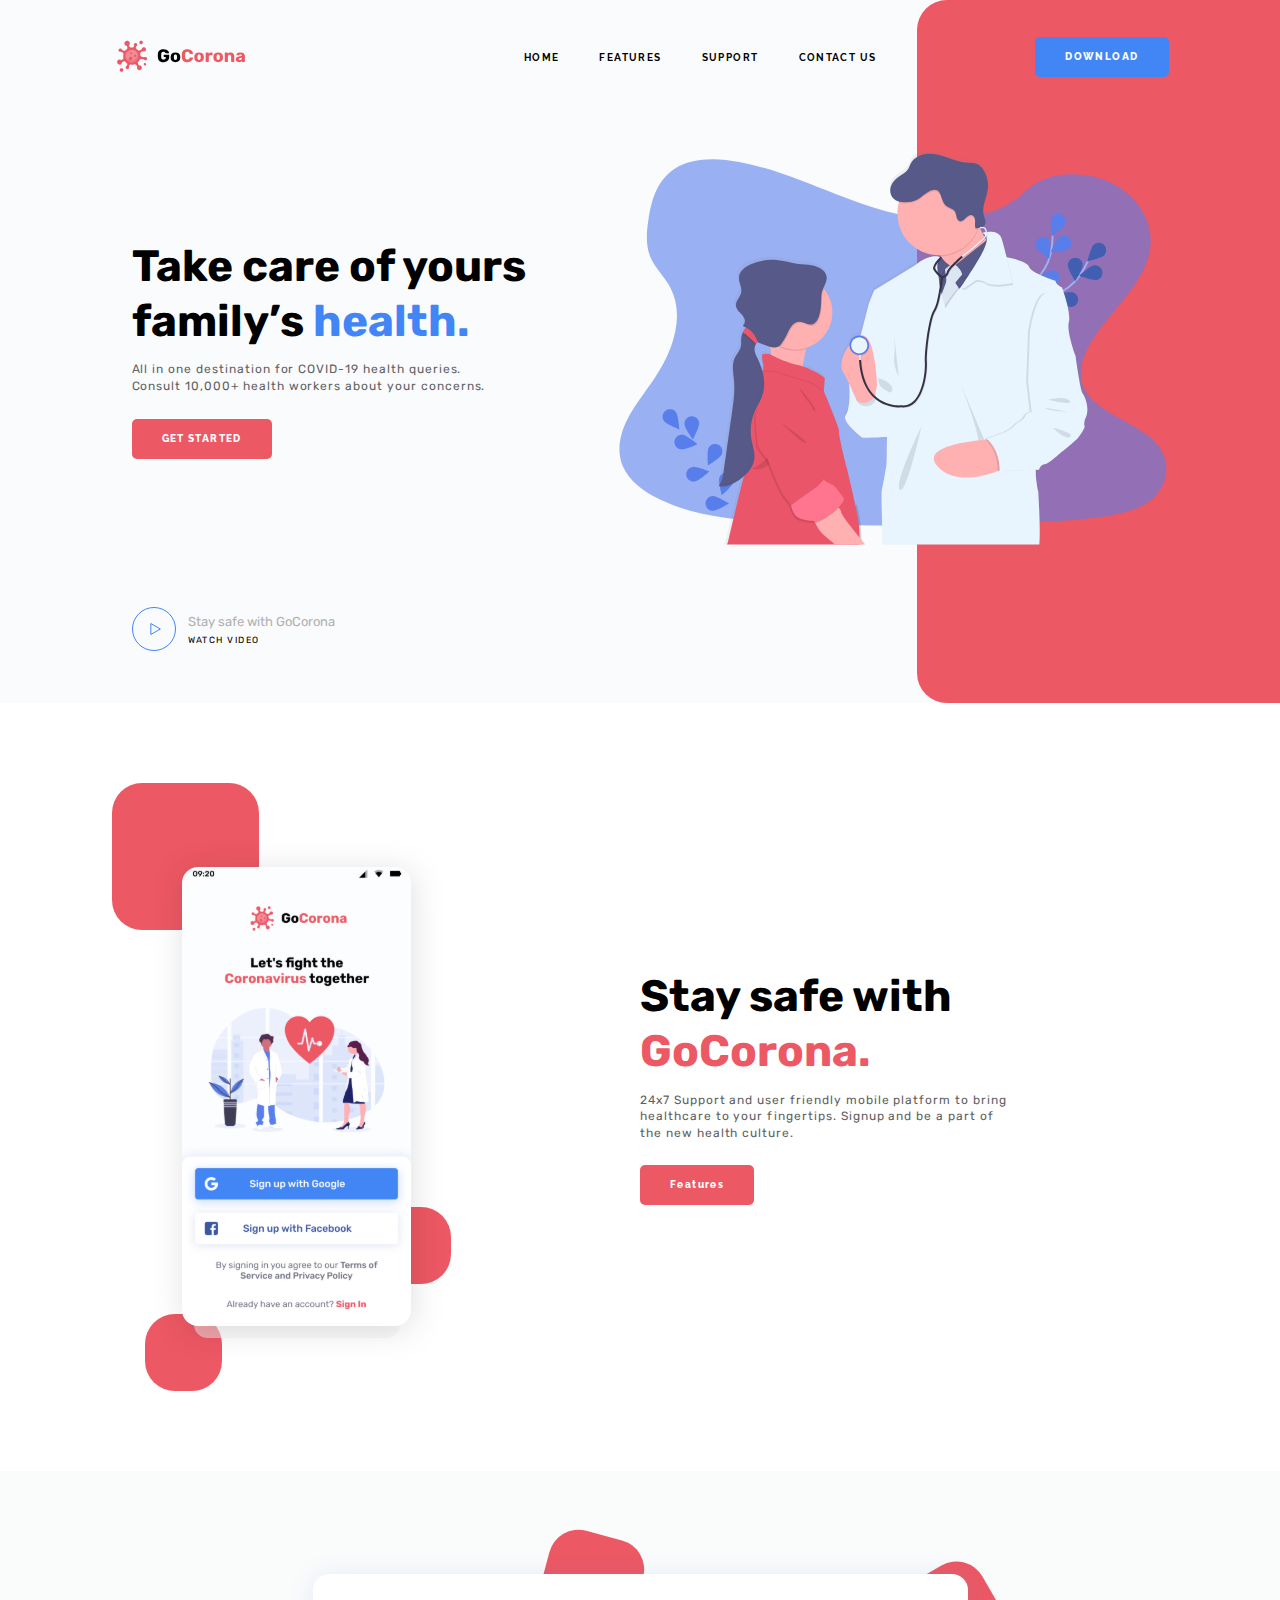
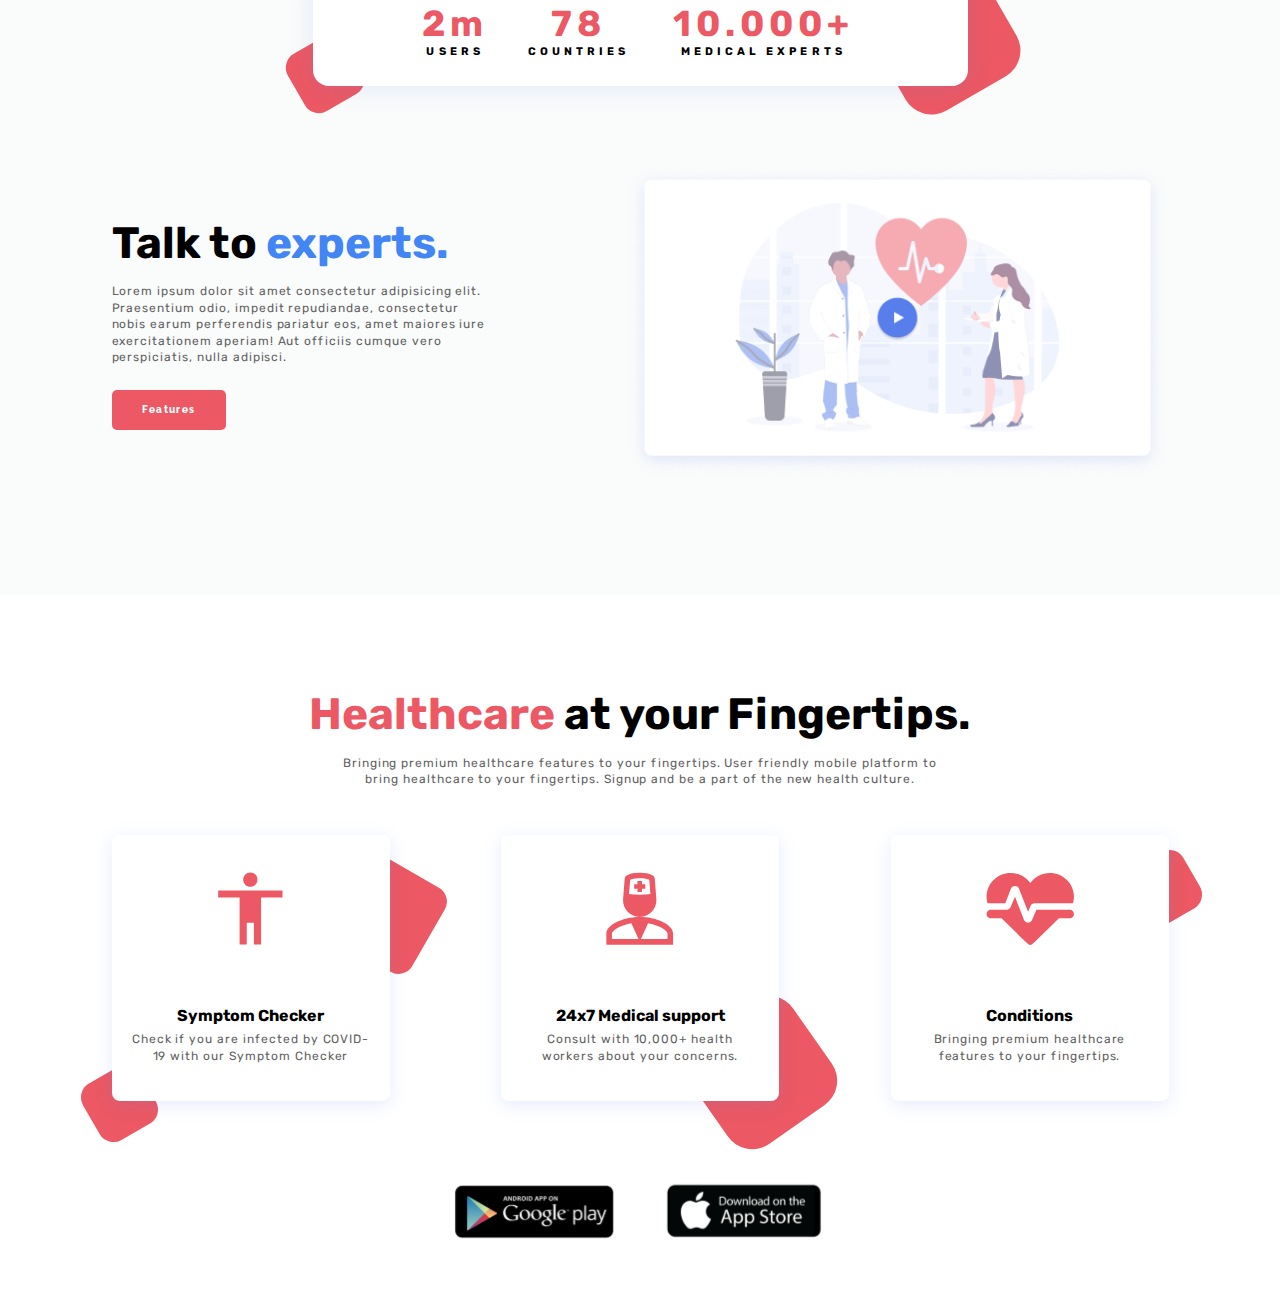
<file: index.html>
<!DOCTYPE html>
<html lang="en">

<head>
    <meta charset="UTF-8">
    <meta http-equiv="X-UA-Compatible" content="IE=edge">
    <meta name="viewport" content="width=device-width, initial-scale=1.0">
    <title>GoCorona</title>
    <link rel="stylesheet" href="css/style.css">
</head>

<body>
    <div class="wrapper">
        <header class="header" id="open">
            <div class="header__container" id="close">
                <a href="#" class="header__logo"><img src="img/Logo.svg" alt="logo">
                </a>
                <div class="header__menu menu">
                    <nav class="menu__body">
                        <ul class="menu__list">
                            <li class="menu__item"><a href="index.html" class="menu__link">HOME</a></li>
                            <li class="menu__item"><a href="#" class="menu__link">FEATURES</a></li>
                            <li class="menu__item"><a href="#" class="menu__link">SUPPORT</a></li>
                            <li class="menu__item"><a href="ContactUs.html" class="menu__link">CONTACT US</a></li>

                        </ul>
                    </nav>
                </div>
                <div class="header__button">
                    <a href="#" class="button button_blue">DOWNLOAD</a>
                    <a href="#open" class="icon_menu"><span></span></a>
                    <a href="#close" class="close-icon-menu"></a>
                </div>
            </div>
        </header>
        <main class="main">
            <!-- секция get-started  -->
            <section class="get-started">
                <div class="get-started__container">
                    <div class="get-started__content">
                        <div class="get-started__block-text block-text">
                            <h1 class="block-text__title block-text__title_blue">Take care of yours family’s<span>
                                    health.</span></h1>
                            <div class="block-text__text">
                                All in one destination for COVID-19 health queries. Consult 10,000+ health workers about
                                your concerns.
                            </div>
                            <a href="#" class="block-text__button button">GET STARTED</a>
                        </div>
                    </div>
                    <div class="get-started__image">
                        <img src="img/img.svg" alt="doctor witg girl">
                    </div>
                    <div class="get-started__video">
                        <a href="#" class="video-get-started">
                            <div class="video-get-started__icon">
                                <img src="img/play.svg" alt="play">
                            </div>
                            <div class="video-get-started__body">
                                <div class="video-get-started__title">Stay safe with GoCorona</div>
                                <div class="video-get-started__text">Watch Video</div>
                            </div>
                        </a>
                    </div>
                </div>
            </section>

            <!-- секция Support -->

            <section class="stay-safe">
                <div class="stay-safe__container">
                    <div class="stay-safe__media">
                        <div class="media-stay-safe">
                            <div class="media-safe__image">
                                <img src="img/app.svg" alt="phone">
                            </div>
                            <div class="media-safe__items media-safe__items-1"></div>
                            <div class="media-safe__items media-safe__items-2"></div>
                            <div class="media-safe__items media-safe__items-3"></div>
                        </div>
                    </div>

                    <div class="stay-safe__content">
                        <div class="stay-safe__block-text block-text">
                            <h2 class="block-text__title">Stay safe with <span>GoCorona.</span></h2>
                            <div class="block-text__text">
                                24x7 Support and user friendly mobile platform to bring healthcare to your fingertips.
                                Signup and be a part of the new health culture.
                            </div>

                            <a href="#" class="block-text__button button">Features</a>

                        </div>
                    </div>
                </div>
            </section>

            <!-- секция expert -->
            <section class="experts">
                <div class="experts__container">
                    <div class="experts__statistics statistics-experts">
                        <div class="experts__statistics-body body-statistics-experts">
                            <div class="statistics-body__item">
                                <div class="statistics-body__value">2m</div>
                                <div class="statistics-body__text">USERS</div>
                            </div>

                            <div class="statistics-body__item">
                                <div class="statistics-body__value">78</div>
                                <div class="statistics-body__text">COUNTRIES</div>
                            </div>
                            <div class="statistics-body__item">
                                <div class="statistics-body__value">10.000+</div>
                                <div class="statistics-body__text">MEDICAL EXPERTS</div>
                            </div>
                        </div>
                        <div class="statistics-experts__decor decor1"></div>
                        <div class="statistics-experts__decor decor2"></div>
                        <div class="statistics-experts__decor decor3"></div>
                    </div>
                    <div class="experts__body">
                        <div class="experts__content">
                            <div class="get-started__block-text block-text">
                                <h1 class="block-text__title block-text__title_blue">Talk to<span> experts.</span></h1>
                                <div class="block-text__text">
                                    Lorem ipsum dolor sit amet consectetur adipisicing elit. Praesentium odio, impedit
                                    repudiandae,
                                    consectetur nobis earum perferendis pariatur eos, amet maiores iure exercitationem
                                    aperiam! Aut officiis
                                    cumque vero perspiciatis, nulla adipisci.
                                </div>
                                <a href="#" class="block-text__button button">Features</a>
                            </div>
                        </div>
                        <div class="experts__video">
                            <img src="img/Gr.png" alt="video">
                        </div>
                    </div>
                </div>
            </section>

            <!-- Healthcare -->

            <section class="healthcare">
                <div class="healthcare__container">
                    <div class="healthcare__block-text block-text">
                        <h1 class="block-text__title"><span>Healthcare</span> at your Fingertips.</h1>
                        <div class="block-text_center">Bringing premium healthcare features to your fingertips. User
                            friendly mobile platform to bring healthcare to your fingertips. Signup and be a part of the
                            new health culture.
                        </div>
                    </div>
                    <div class="healthcare__items">

                        <div class="healthcare__colums healthcare__column_1">
                            <div class="healthcare__item item-healthcare">
                                <div class="item-healthcare__icon">
                                    <img src="img/Checker.svg" alt="">
                                </div>

                                <div class="item-healthcare__title">Symptom Checker</div>
                                <div class="item-healthcare__text">Check if you are infected by COVID-19 with our
                                    Symptom
                                    Checker</div>
                            </div>

                        </div>

                        <div class="healthcare__colums healthcare__column_2">
                            <div class="healthcare__item item-healthcare">
                                <div class="item-healthcare__icon">
                                    <img src="img/Medical.svg" alt="">
                                </div>

                                <div class="item-healthcare__title">24x7 Medical support</div>
                                <div class="item-healthcare__text">Consult with 10,000+ health workers about your
                                    concerns.</div>
                            </div>
                        </div>


                        <div class="healthcare__colums healthcare__column_3">
                            <div class="healthcare__item item-healthcare">
                                <div class="item-healthcare__icon">
                                    <img src="img/Conditions.svg" alt="">
                                </div>

                                <div class="item-healthcare__title">Conditions</div>
                                <div class="item-healthcare__text">Bringing premium healthcare features to your
                                    fingertips.</div>
                            </div>
                        </div>


                    </div>

                </div>

            </section>

            <!-- Footer -->

            <footer class="footer">
                <div class="footer__container">
                    <div class="footer__inner">
                        <a href="#">
                            <img src="img/Googlrplay.svg" alt="GooglrPlay" class="footer__link">
                        </a>
                        <a href="#">
                            <img src="img/AppStore.svg" alt="AppStore" class="footer__link">
                        </a>
                    </div>
                </div>
            </footer>




        </main>
    </div>
</body>

</html>
</file>
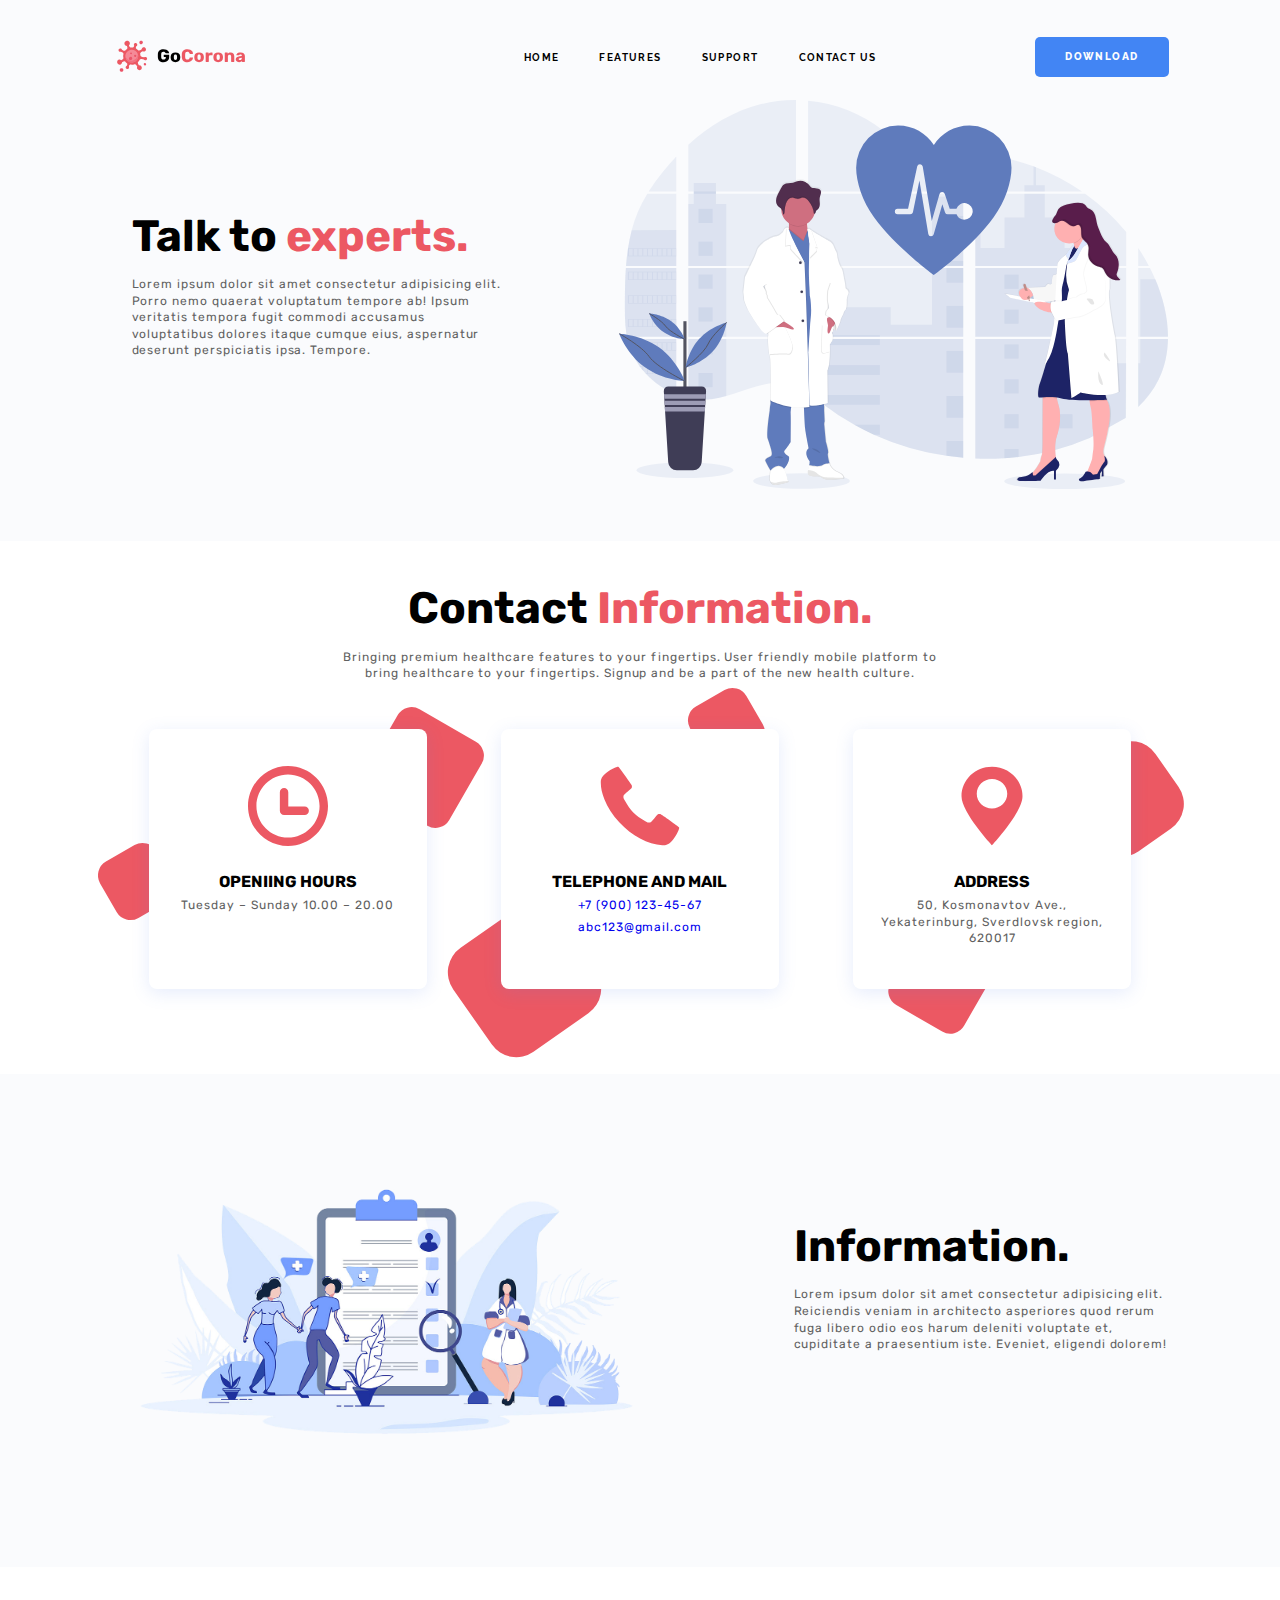
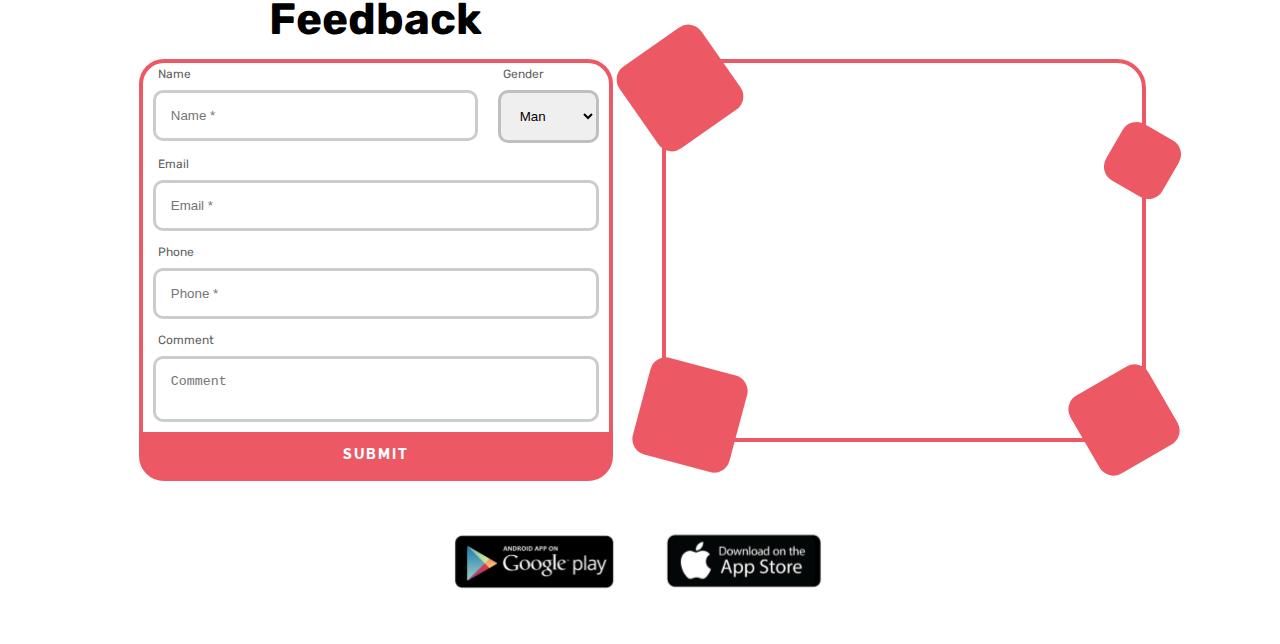
<file: ContactUs.html>
<!DOCTYPE html>
<html lang="en">

<head>
    <meta charset="UTF-8">
    <meta http-equiv="X-UA-Compatible" content="IE=edge">
    <meta name="viewport" content="width=device-width, initial-scale=1.0">
    <title>CONTACT US</title>
    <link rel="stylesheet" href="css/style.css">
</head>

<body>
    <div class="wrapper">



        <header class="header" id="open">
            <div class="header__container" id="close">
                <a href="#" class="header__logo"><img src="img/Logo.svg" alt="logo">
                </a>
                <div class="header__menu menu">
                    <nav class="menu__body">
                        <ul class="menu__list">
                            <li class="menu__item"><a href="index.html" class="menu__link">HOME</a></li>
                            <li class="menu__item"><a href="#" class="menu__link">FEATURES</a></li>
                            <li class="menu__item"><a href="#" class="menu__link">SUPPORT</a></li>
                            <li class="menu__item"><a href="ContactUs.html" class="menu__link">CONTACT US</a></li>

                        </ul>
                    </nav>
                </div>
                <div class="header__button">
                    <a href="#" class="button button_blue">DOWNLOAD</a>
                    <a href="#open" class="icon_menu"><span></span></a>
                    <a href="#close" class="close-icon-menu"></a>
                </div>
            </div>
        </header>

        <!-- CONTACT US -->
        <section class="get-started">
            <div class="get-contact__container">
                <div class="get-started__content">
                    <div class="get-started__block-text block-text">
                        <h1 class="block-text__title">Talk to <span>experts.</span></h1>
                        <div class="block-text__text">Lorem ipsum dolor sit amet consectetur adipisicing elit. Porro
                            nemo quaerat voluptatum tempore ab! Ipsum veritatis tempora fugit commodi accusamus
                            voluptatibus dolores itaque cumque eius, aspernatur deserunt perspiciatis ipsa. Tempore.
                        </div>
                    </div>
                </div>
                <div class="get-started__image">
                    <img src="img/undraw.svg" alt="Врачи">
                </div>
            </div>
        </section>
        <!-- Contact Information -->
        <section class="contact__container">
            <div class="healthcare__block-text block-text">
                <h1 class="block-text__title">Contact <span>Information.</span></h1>
                <div class="block-text_center">Bringing premium healthcare features to your fingertips. User
                    friendly mobile platform to bring healthcare to your fingertips. Signup and be a part of the
                    new health culture.
                </div>
            </div>
            <div class="contact__items">

                <div class="contact__colums contact__column_1">
                    <div class="contact__item item-contact">
                        <div class="item-contact__icon icon">
                            <img src="img/HOUR.svg" alt="">
                        </div>

                        <div class="item-contact__title">OPENIING HOURS</div>
                        <div class="item-contact__text">Tuesday – Sunday 10.00 – 20.00</div>
                    </div>

                </div>

                <div class="contact__colums contact__column_2">
                    <div class="contact__item item-contact">
                        <div class="item-contact__icon icon">
                            <img src="img/PHONES.svg" alt="">
                        </div>

                        <div class="item-contact__title">TELEPHONE AND MAIL</div>
                        <div class="item-contact__text"><a href="#" class="link">+7 (900) 123-45-67</a></div>
                        <div class="item-contact__text"><a href="#" class="link">abc123@gmail.com</a></div>
                    </div>
                </div>

                <div class="contact__colums contact__column_3">
                    <div class="contact__item item-contact">
                        <div class="item-contact__icon icon">
                            <img src="img/ADDRESS.svg" alt="">
                        </div>

                        <div class="item-contact__title">ADDRESS</div>
                        <div class="item-contact__text">50, Kosmonavtov Ave., Yekaterinburg, Sverdlovsk region,
                            620017</div>
                    </div>
                </div>

            </div>
        </section>
        <!-- Information -->
        <section class="get-started">
            <div class="contact__container">
                <div class="contact_df">
                    <div class="get-started__image">
                        <img src="img/bl.png" alt="Врачи">
                    </div>

                    <div class="contact__block-text block-text">
                        <h1 class="block-text__title">Information.</h1>
                        <div class="block-text__text">Lorem ipsum dolor sit amet consectetur adipisicing elit.
                            Reiciendis
                            veniam in architecto asperiores quod rerum fuga libero odio eos harum deleniti voluptate
                            et,
                            cupiditate a praesentium iste. Eveniet, eligendi dolorem!
                        </div>
                    </div>

                </div>

            </div>


        </section>
        <!-- Feedback -->
        <section class="contact__container_form">
            <div class="contact_form">
                <h2 class="feedback_text__title"><span>Feedback</span></h2>
                <form action="#" method="post" class="form_border">


                    <div class="form-1">
                        <div class="form-3">
                            <div class="form-2">
                                <label for="Name" class="contact_form__text_label">Name</label>
                                <input type="text" name="name" size="34" class="contact_form__text"
                                    placeholder="Name *">
                            </div>

                            <div class="form-2">
                                <label for="Gender" class="contact_form__text_label">Gender</label>
                                <select name="gender" class="contact_form__text">
                                    <option selected>Man</option>
                                    <option>Female</option>
                                </select>
                            </div>
                        </div>

                        <label for="Email" class="contact_form__text_label">Email</label>
                        <input type="email" name="email" size="34" class="contact_form__text"
                            placeholder="Email *">

                        <label for="Phone" class="contact_form__text_label">Phone</label>
                        <input type="tel" name="tel" size="34" class="contact_form__text" placeholder="Phone *">



                        <label for="firCommentstname" class="contact_form__text_label">Comment</label>
                        <textarea type="text" name="comment" size="34" class="contact_form__text"
                            placeholder="Comment"></textarea>
                        <input type="submit" class="button_form" value="SUBMIT">

                    </div>
                </form>
            </div>
            <div class="mapDiv-1">
                <div class="mapDiv-2">
                    <iframe class="mapDiv"
                        src="https://www.google.com/maps/embed?pb=!1m18!1m12!1m3!1d3560.7414207527854!2d60.61423895934358!3d56.89277422777936!2m3!1f0!2f0!3f0!3m2!1i1024!2i768!4f13.1!3m3!1m2!1s0x0%3A0x5e7e1b8a4847cdf9!2z0JXQutCw0YLQtdGA0LjQvdCx0YPRgNCz0YHQutC40Lkg0Y3QutC-0L3QvtC80LjQutC-LdGC0LXRhdC90L7Qu9C-0LPQuNGH0LXRgdC60LjQuSDQutC-0LvQu9C10LTQtg!5e0!3m2!1sru!2sru!4v1646675545389!5m2!1sru!2sru"
                        width="550" height="375" allowfullscreen="" loading="lazy"></iframe>
                </div>
            </div>
        </section>

        <!-- footer -->

        <footer class="footer">
            <div class="footer__container">
                <div class="footer__inner">
                    <a href="#">
                        <img src="img/Googlrplay.svg" alt="GooglrPlay" class="footer__link">
                    </a>
                    <a href="#">
                        <img src="img/AppStore.svg" alt="AppStore" class="footer__link">
                    </a>
                </div>
            </div>
        </footer>

    </div>
</body>

</html>
</file>
<file: css/style.css>
/* подключание шрифтов */
/* rubik-regular - latin */
@font-face {
  font-family: "Rubik";
  font-style: normal;
  font-weight: 400;
  src: url("../fonts/rubik-v18-latin-regular.eot"); /* IE9 Compat Modes */
  src: local(""), url("../fonts/rubik-v18-latin-regular.eot?#iefix") format("embedded-opentype"),
    /* IE6-IE8 */ url("../fonts/rubik-v18-latin-regular.woff2") format("woff2"),
    /* Super Modern Browsers */ url("../fonts/rubik-v18-latin-regular.woff") format("woff"),
    /* Modern Browsers */ url("../fonts/rubik-v18-latin-regular.ttf") format("truetype"),
    /* Safari, Android, iOS */ url("../fonts/rubik-v18-latin-regular.svg#Rubik") format("svg"); /* Legacy iOS */
}
/* rubik-700 - latin */
@font-face {
  font-family: "Rubik";
  font-style: normal;
  font-weight: 700;
  src: url("../fonts/rubik-v18-latin-700.eot"); /* IE9 Compat Modes */
  src: local(""), url("../fonts/rubik-v18-latin-700.eot?#iefix") format("embedded-opentype"),
    /* IE6-IE8 */ url("../fonts/rubik-v18-latin-700.woff2") format("woff2"),
    /* Super Modern Browsers */ url("../fonts/rubik-v18-latin-700.woff") format("woff"),
    /* Modern Browsers */ url("../fonts/rubik-v18-latin-700.ttf") format("truetype"),
    /* Safari, Android, iOS */ url("../fonts/rubik-v18-latin-700.svg#Rubik") format("svg"); /* Legacy iOS */
}
@font-face {
  font-family: "Raleway";
  font-style: normal;
  font-weight: 700;
  src: url("../fonts/raleway-v26-latin-700.eot"); /* IE9 Compat Modes */
  src: local(""), url("../fonts/raleway-v26-latin-700.eot?#iefix") format("embedded-opentype"),
    /* IE6-IE8 */ url("../fonts/raleway-v26-latin-700.woff2") format("woff2"),
    /* Super Modern Browsers */ url("../fonts/raleway-v26-latin-700.woff") format("woff"),
    /* Modern Browsers */ url("../fonts/raleway-v26-latin-700.ttf") format("truetype"),
    /* Safari, Android, iOS */ url("../fonts/raleway-v26-latin-700.svg#Raleway") format("svg"); /* Legacy iOS */
}
/* raleway-800 - latin */
@font-face {
  font-family: "Raleway";
  font-style: normal;
  font-weight: 800;
  src: url("../fonts/raleway-v26-latin-800.eot"); /* IE9 Compat Modes */
  src: local(""), url("../fonts/raleway-v26-latin-800.eot?#iefix") format("embedded-opentype"),
    /* IE6-IE8 */ url("../fonts/raleway-v26-latin-800.woff2") format("woff2"),
    /* Super Modern Browsers */ url("../fonts/raleway-v26-latin-800.woff") format("woff"),
    /* Modern Browsers */ url("../fonts/raleway-v26-latin-800.ttf") format("truetype"),
    /* Safari, Android, iOS */ url("../fonts/raleway-v26-latin-800.svg#Raleway") format("svg"); /* Legacy iOS */
}

/* глобальные стили */
* {
  margin: 0;
  padding: 0;
  box-sizing: border-box;
}

a {
  text-decoration: none;
}

ul,
ol,
li {
  list-style: none;
}

html,
body {
  height: 100%;
  line-height: 1;
}
body {
  font-family: "Rubik", "Arial";
  font-weight: normal;
  font-size: 12px;
  color: #616161;
}
.wrapper {
  overflow: hidden;
  display: flex;
  flex-direction: column;
  min-height: 100%;
}
.main {
  flex: 1 1 auto;
}

[class*="__container"] {
  max-width: 1087px;
  margin: 0 auto;
  padding: 0 15px;
  width: 100%;
}
/* PC */
@media (max-width: 1087px) {
  [class*="__container"] {
    max-width: 970px;
  }
}
/* tablet */
@media (max-width: 992px) {
  [class*="__container"] {
    max-width: 750px;
  }
}
/* mobile */
@media (max-width: 768px) {
  [class*="__container"] {
    max-width: none;
    flex-direction: column;
  }
}

/* mobile small */
@media (max-width: 480px) {
}
.header {
  position: absolute;
  width: 100%;
  top: 0;
  left: 0;
  z-index: 50;
}
.header__container {
  display: flex;
  min-height: 114px;
  align-items: center;
  flex-direction: row;
}
.header__logo {
  position: relative;
  z-index: 5;
}
.header__menu {
  flex: 1 1 auto;
}

.header__button {
  position: relative;
  z-index: 5;
  flex: 0 0 252px;
  display: flex;
  justify-content: flex-end;
  align-items: center;
}
.menu {
  display: flex;
  justify-content: flex-end;
}
.menu__list {
  display: flex;
}
.menu__item {
  margin: 0 40px 0 0;
}
.menu__link {
  font-family: "Raleway", "Arial";
  font-style: normal;
  font-weight: bold;
  font-size: 10px;
  line-height: 1.2;
  letter-spacing: 0.14em;
  color: #000000;
  transition: all 0.3s;
}

.menu__link:hover {
  color: #ec5863;
  text-decoration: underline;
}

@media (max-width: 992px) {
  .header__container {
    min-height: 80px;
  }
  .header__button {
    flex: 0 0 170px;
  }
  .menu__item {
    margin: 0 30px 0 0;
  }
}

@media (max-width: 768px) {
  .menu__body {
    position: fixed;
    top: 0;
    left: -100%;
    width: 100%;
    height: 100%;
    overflow: auto;
    background-color: #fff;
    padding: 90px 15px 30px 15px;
    transition: left 0.3s ease 0s;
  }
  .header:target .menu__body {
    left: 0;
  }
  .header:target .menu__body::before {
    content: "";
    position: fixed;
    top: 0;
    left: 0;
    height: 80px;
    width: 100%;
    background-color: #fff;
  }
  .menu__list {
    flex-direction: column;
    justify-content: center;
    align-items: center;
  }
  .menu__item {
    margin: 0 25px 0 0;
  }
  .menu__link {
    font-size: 18px;
  }
}

@media (max-width: 480px) {
  .header__logo {
    flex: 0 0 40px;
    overflow: hidden;
  }
}

.button {
  display: inline-block;
  font-family: "Raleway", "Arial";
  font-style: normal;
  font-weight: 800;
  font-size: 10px;
  line-height: 1.2;
  letter-spacing: 0.14em;
  color: #fcfdfe;
  padding: 14px 30px;
  border-radius: 5px;
  background-color: #ec5863;

  border: none;
}
.button_blue {
  background-color: #4285f4;
}
.button:hover {
  background-color: #f39fa5;
}
.button_blue:hover {
  background-color: #89aee9;
}

.close-icon-menu,
.icon_menu {
  display: none;
}

@media (max-width: 768px) {
  .icon_menu {
    display: flex;
    position: relative;
    flex: 0 0 30px;
    flex-direction: column;
    justify-content: space-between;
    margin: 0 0 0 20px;
    height: 18px;
  }
  .icon_menu::after,
  .icon_menu::before {
    content: "";
    background-color: #000;
    height: 1px;
  }
  .icon_menu span {
    background-color: #000;
    height: 1px;
  }
  .close-icon-menu {
    position: relative;
    flex: 0 0 30px;
    margin: 0 0 0 20px;
    height: 30px;
  }
  .close-icon-menu::after,
  .close-icon-menu::before {
    content: "";
    position: absolute;
    top: 50%;
    left: 0;
    width: 100%;
    background-color: #000;
    height: 2px;
  }
  .close-icon-menu::after {
    transform: rotate(-45deg);
  }
  .close-icon-menu::before {
    transform: rotate(45deg);
  }
  .header:target .icon_menu {
    display: none;
  }
  .header:target .close-icon-menu {
    display: flex;
  }
}

.block-text__title {
  font-style: normal;
  font-weight: bold;
  font-size: 44px;
  line-height: 126%;
  color: #000000;
  margin-bottom: 12px;
}
.block-text__text {
  margin-bottom: 24px;
  font-style: normal;
  font-weight: normal;
  font-size: 12px;
  line-height: 138.5%;
  letter-spacing: 0.08em;
  color: #616161;
  max-width: 375px;
}

.block-text__title span {
  color: #ec5863;
}
.block-text__title_blue span {
  color: #4285f4;
}
.get-started__block-text {
  max-width: 497px;
}

.get-started {
  background: #fafbfd;
}
.get-started__container {
  padding: 150px 15px 50px 15px;
  display: flex;
  align-items: center;
  flex-wrap: wrap;
  position: relative;
}
.get-started__container::before {
  content: "";
  position: absolute;
  width: 100vw;
  height: 100%;
  right: 267px;
  top: 0;
  background-color: #ec5863;
  border-radius: 30px 0 0 30px;
  transform: translate(100%, 0px);
}

.get-started__content {
  flex: 0 1 48%;
  padding: 0 20px;
}

.get-started__video {
  flex: 1 1 100%;
  padding: 60px 0 0 20px;
}
.get-started__image {
  flex: 0 0 52%;
  position: relative;
  z-index: 2;
}
.get-started__image img {
  max-width: 100%;
}
.video-get-started {
  display: inline-flex;
  align-items: center;
}
.video-get-started__body {
  padding: 0 12px;
}
.video-get-started__title {
  font-style: normal;
  font-weight: normal;
  font-size: 13px;
  line-height: 126%;
  color: #b0b0b0;
  margin-bottom: 5px;
}
.video-get-started__text {
  font-style: normal;
  font-weight: normal;
  font-size: 9px;
  line-height: 126%;
  letter-spacing: 0.165em;
  text-transform: uppercase;
  color: #000000;
}

@media (max-width: 992px) {
  .get-started__container::before {
    right: 185px;
    border-radius: 20px 0 0 20px;
  }
}
@media (max-width: 768px) {
  .get-started__container {
    padding: 100px 15px 30px 15px;

    flex-direction: column;
  }

  .get-started__container::before {
    display: none;
  }
  .get-started__content {
    flex: 1 1 100%;
    padding: 0;
  }
  .get-started__image {
    flex: 1 1 100%;
    text-align: center;
    padding: 30px;
  }
  .get-started__video {
    padding: 0px;
  }
}
/* секция Support  */

.stay-safe {
  padding: 80px 0;
}
.stay-safe__container {
  display: flex;
  align-items: center;
}
.stay-safe__media {
  flex: 0 1 50%;
}
.stay-safe__content {
  flex: 0 1 50%;
}
.stay-safe__media {
  position: relative;
}

.media-safe__image img {
  position: relative;
  max-width: 100%;
  z-index: 5;
}
.media-stay-safe {
  width: 373px;
  padding: 56px 0 27px 0;
  text-align: center;
  position: relative;
}
.media-safe__items {
  background-color: #ec5863;
  position: absolute;
  border-radius: 30px;
  width: 77px;
  height: 77px;
}
.media-safe__items-1 {
  width: 147px;
  height: 147px;
  top: 0;
  left: 0;
}
.media-safe__items-2 {
  bottom: 0;
  left: 33px;
}
.media-safe__items-3 {
  bottom: 107px;
  right: 34px;
}

/* секция expert */

.experts {
  background-color: #fafbfb;
  padding: 103px 0 116px 0;
}

.statistics-experts {
  max-width: 655px;
  margin: 0 auto;
  position: relative;
}

.statistics-body__value {
  font-style: normal;
  font-weight: bold;
  font-size: 36px;
  line-height: 43px;
  letter-spacing: 0.14em;
  color: #ec5863;
}

.statistics-body__text {
  font-style: normal;
  font-weight: bold;
  font-size: 11px;
  line-height: 13px;
  letter-spacing: 0.37em;
  text-transform: uppercase;
  color: #000000;
}

.experts__body {
  display: flex;
  align-items: center;
  justify-content: space-between;
}

.experts__content {
  flex: 1 1 50%;
}

.experts__video img {
  max-width: 100%;
  flex: 1 1 50%;
}

.experts__statistics-body {
  background-color: #fff;
  box-shadow: 0px 2px 24px rgba(88, 126, 236, 0.15);
  border-radius: 16px;
  position: relative;
  z-index: 2;
  margin: 0px 0px 80px 0px;
  display: flex;
  padding: 28px 81px;
  justify-content: space-between;
  text-align: center;
}

.statistics-body__item {
  flex: 0 1 25%;
}

.statistics-body__item:last-child {
  flex: 0 1 50%;
}

.experts__statistics {
  position: relative;
}

.statistics-experts__decor {
  position: absolute;
  background-color: #ec5863;
  border-radius: 30px;
}

.decor1 {
  width: 65.75px;
  height: 65.75px;
  border-radius: 16px;
  transform: rotate(-30deg);
  bottom: -21px;
  left: -21px;
}

.decor2 {
  width: 97px;
  height: 97px;
  transform: rotate(105deg);
  top: -40px;
  right: 50%;
}

.decor3 {
  width: 128px;
  height: 128px;
  transform: rotate(-30deg);
  top: 0px;
  right: -40px;
}

@media (max-width: 768px) {
  .experts {
    padding: 60px 0 60px 0;
  }

  .experts__body {
    flex-direction: column;
    text-align: center;
  }

  .experts__video {
    margin-top: 50px;
  }

  .experts__video img {
    max-width: 100%;
  }

  .statistics-experts__decor {
    display: none;
  }
}

@media (max-width: 480px) {
  .statistics-body__value {
    font-size: 26px;
  }

  .get-started__content {
    text-align: center;
  }

  .stay-safe__media {
    flex: 1 1 100%;
  }
  .stay-safe__content {
    flex: 1 1 100%;
    text-align: center;
  }
  .stay-safe__container {
    flex-direction: column;
  }

  .media-safe__image img {
    max-width: 60%;
    text-align: center;
  }
  .media-safe__items {
    display: none;
  }
  .media-stay-safe {
    padding: 26px 0 27px 0;
  }

  .experts__statistics-body {
    flex-direction: column;
  }

  .statistics-body__item {
    margin: 10px;
  }

  .experts__statistics-body {
    align-items: center;
  }
}
/* Healthcare */

.healthcare {
  padding: 92px 0 30px 0;
}

.healthcare__block-text {
  text-align: center;
  margin-bottom: 47px;
}

.block-text_center {
  text-align: center;
  margin: 0 auto;
  width: 600px;
  font-style: normal;
  font-weight: normal;
  font-size: 12px;
  line-height: 138.5%;
  letter-spacing: 0.08em;
  color: #616161;
}

.healthcare__items {
  display: flex;
  justify-content: space-between;
}

.healthcare__item {
}

.healthcare__column {
  position: relative;
  padding: 0 36px;
  flex: 0 1 33%;
}

.item-healthcare {
  height: 100%;
  position: relative;
  z-index: 2;
  background: #ffffff;
  box-shadow: 0 4px 18px rgba(88, 126, 236, 0.15);
  border-radius: 8px;
  display: flex;
  flex-direction: column;
  align-items: center;
  text-align: center;
  padding: 37px 18px;
}

.item-healthcare__icon {
  margin-bottom: 58px;
}

.item-healthcare__title {
  font-weight: 700;
  font-size: 16px;
  line-height: 138.5%;
  color: #000;
  margin: 0 0 4px 0;
}

.item-healthcare__text {
  line-height: 138.5%;
  letter-spacing: 0.08em;
}

.healthcare__colums {
  max-width: 278px;
  position: relative;
}

.healthcare__column_1::before,
.healthcare__column_1::after {
  content: "";
  position: absolute;
  background-color: #ec5863;
  border-radius: 16px;
}

.healthcare__column_1::before {
  width: 65px;
  height: 65px;

  bottom: -35px;
  left: -25px;

  transform: rotate(-30deg);
}

.healthcare__column_1::after {
  width: 97px;
  height: 97px;

  top: 30px;
  right: -45px;

  transform: rotate(30deg);
}

.healthcare__column_2::after {
  content: "";
  position: absolute;
  background-color: #ec5863;
  width: 127px;
  height: 127px;
  bottom: -35px;
  right: -45px;
  border-radius: 30px;
  transform: rotate(55deg);
}

.healthcare__column_3::before {
  content: "";
  position: absolute;
  background-color: #ec5863;
  border-radius: 16px;
}

.healthcare__column_3::before {
  width: 65px;
  height: 65px;

  bottom: 180px;
  left: 240px;

  transform: rotate(-30deg);
}

@media (max-width: 480px) {
  .footer__link {
    margin: 0 13px;
  }
}

@media (max-width: 992px) {
  .experts__video iframe {
    width: 100%;
  }

  .experts__body {
    display: flex;
    align-items: center;
    justify-content: space-between;
  }

  .healthcare__items {
    flex-direction: column;
  }

  .healthcare__column {
    margin-bottom: 25px;
  }

  .healthcare__column_1::after,
  .healthcare__column_1::before {
    display: none;
  }

  .healthcare__column_2::after {
    content: "";
    display: none;
  }

  .healthcare__column_3::before {
    display: none;
  }

  .healthcare__colums {
    max-width: none;
    margin-bottom: 20px;
  }
}

@media (max-width: 768px) {
  .get-started__content {
    text-align: center;
  }

  .block-text__text {
    min-width: 100%;
  }

  .get-started__image imgimg {
    min-width: 90%;
  }
  .stay-safe {
    padding: 54px 0;
  }

  .experts__video {
    flex: 1 1 100%;
  }
}

@media (max-width: 480px) {
  .stay-safe__container {
    display: flex;
    align-items: center;
    flex-direction: column;
    text-align: center;
  }

  .media-safe__items {
    display: none;
  }
  .media-stay-safe {
    padding: 0 0 17px 0;
  }

  .block-text_center {
    width: 100%;
  }
}

/* footer */

.footer {
  padding: 47px 0;
}

.footer__inner {
  display: flex;
  align-items: center;
  justify-content: center;
}

.footer__link {
  margin: 0 23px;
}

@media (max-width: 480px) {
  .footer__link {
    margin: 0 0;
    max-width: 100%;
  }
}

@media (min-width: 922px) {
  .healthcare__colums {
    min-width: 278px;
    position: relative;
  }
}

.get-contact__container {
  padding: 100px 15px 50px 15px;
  display: flex;
  align-items: center;
  flex-wrap: nowrap;
  position: relative;
  justify-content: space-between;
}

/* Contact Information */

@media (max-width: 768px) {
  .contact__block-text {
    text-align: center;
  }
}
.icon {
  width: 80px;
  height: 80px;
  margin-bottom: 20px;
}

.contact-text {
  text-align: center;
  margin-bottom: 47px;
}

.contact__items {
  display: flex;
  justify-content: space-around;
  width: 100%;
}

.contact__column {
  position: relative;
  padding: 0 36px;
  flex: 0 1 33%;
}

.item-contact {
  height: 100%;
  position: relative;
  z-index: 2;
  background: #ffffff;
  box-shadow: 0 4px 18px rgba(88, 126, 236, 0.15);
  border-radius: 8px;
  display: flex;
  flex-direction: column;
  align-items: center;
  text-align: center;
  padding: 37px 18px;
}

.item-contact__icon {
  margin-bottom: 25px;
}

.item-contact__title {
  font-weight: 700;
  font-size: 16px;
  line-height: 138.5%;
  color: #000;
  margin: 0 0 4px 0;
}

.item-contact__text {
  line-height: 138.5%;
  letter-spacing: 0.08em;
  margin-bottom: 5px;
}

.contact__colums {
  max-width: 278px;
  position: relative;
}

.contact__column_1::before,
.contact__column_1::after {
  content: "";
  position: absolute;
  background-color: #ec5863;
  border-radius: 16px;
}

.contact__column_1::before {
  width: 65px;
  height: 65px;

  bottom: 75px;
  left: -45px;

  transform: rotate(-30deg);
}

.contact__column_1::after {
  width: 97px;
  height: 97px;

  top: -10px;
  right: -45px;

  transform: rotate(30deg);
}

.contact__column_2::before,
.contact__column_2::after {
  content: "";
  position: absolute;
  background-color: #ec5863;
  border-radius: 16px;
}

.contact__column_2::after {
  width: 127px;
  height: 127px;
  bottom: -55px;
  left: -40px;
  border-radius: 30px;
  transform: rotate(55deg);
}

.contact__column_2::before {
  width: 65px;
  height: 65px;

  top: -35px;
  right: 20px;

  transform: rotate(-30deg);
}

.contact__column_3::before,
.contact__column_3::after {
  content: "";
  position: absolute;
  background-color: #ec5863;
  border-radius: 16px;
}

.contact__column_3::before {
  width: 85px;
  height: 85px;

  bottom:  -35px;
  left: 45px;

  transform: rotate(-60deg);
}

.contact__column_3::after {
  width: 100px;
  height: 100px;
  bottom: 140px;
  right: -45px;
  border-radius: 30px;
  transform: rotate(55deg);
}

@media (min-width: 992px) {
  .contact__colums {
    min-width: 278px;
    position: relative;
  }
}

@media (max-width: 992px) {
  .contact__items {
    flex-direction: column;
  }

  .contact__column {
    margin-bottom: 25px;
  }

  .contact__column_1::after,
  .contact__column_1::before {
    display: none;
  }

  .contact__column_2::after,
  .contact__column_2::before {
    display: none;
  }

  .contact__column_3::after,
  .contact__column_3::before {
    display: none;
  }

  .contact__colums {
    max-width: none;
    margin-bottom: 20px;
  }
}

.link:hover {
  text-decoration: underline;
}

@media (max-width: 768px) {
  .contact__container_form {
    flex-direction: column;
    align-items: center;
  }

  .contact_form {
    margin-bottom: 20px;
  }

  .contact_form__text {
    max-width: 100%;
  }

  .contact_df {
    flex-direction: column-reverse;
  }
}

/* Information */

.contact_df {
  display: flex;
  align-items: center;
  justify-content: space-between;
}

/* feedback */

.contact__container_form {
  width: 100%;
  display: flex;
  justify-content: space-around;
  z-index: 5;
  padding: 25px 15px 0 15px;
  align-items: center;
}

.contact__container {
  padding: 40px 15px 85px 15px;
  display: flex;
  align-items: center;
  flex-wrap: nowrap;
  position: relative;
  justify-content: space-between;
  flex-direction: column;
}

.contact_form {
  display: flex;
  flex-direction: column;
  align-items: center;
  flex: 1 1 50%;
}

.form_border {
  border: 4px solid #ec5863;
  border-radius: 25px;
}

.contact_form__text {
  padding: 15px;
  border-radius: 10px;
  margin: 10px;
}

.contact_form__text_label{
  margin: 5px 15px 0 15px;
}

input::placeholder{
  
}


input,
textarea,
select {
  border: 3px solid hsla(0, 0%, 0%, 0.2);
}

.feedback_text__title {
  font-style: normal;
  font-weight: bold;
  font-size: 44px;
  line-height: 126%;
  color: #000000;
  margin-bottom: 12px;
  text-align: center;
}

.mapDiv {
  width: 90%;
  border: 0;
  height: 375px;
  position: relative;
  z-index: 1;
  outline: 4px solid #ec5863;
  border-radius: 25px;
}

.mapDiv-1 {
  margin-top: 30px;
  flex: 1 1 50%;
  width: 100%;
  text-align: center;
  position: relative;
}

.mapDiv-1::before,
.mapDiv-1::after {
  content: "";
  position: absolute;
  background: #ec5863;
  border-radius: 16px;
}

.mapDiv-1::before {
  width: 100px;
  height: 100px;

  left: -10px;
  top: -25px;

  transform: rotate(55deg);
}

.mapDiv-1::after {
  width: 65px;
  height: 65px;

  right: -6px;
  top: 65px;

  transform: rotate(30deg);
}

.mapDiv-2 {
  position: relative;
}

.mapDiv-2::before,
.mapDiv-2::after {
  content: "";
  position: absolute;
  background: #ec5863;
  border-radius: 16px;
}

.mapDiv-2::before {
  width: 100px;
  height: 100px;

  left: 0px;
  bottom: -25px;

  transform: rotate(15deg);
}

.mapDiv-2::after {
  width: 90px;
  height: 90px;

  right: 0px;
  bottom: -25px;

  transform: rotate(60deg);
}

@media (max-width: 1087px) {
  .mapDiv-1::before, .mapDiv-2::before { 
    display: none;
  }
}

textarea{
  resize: none;
}

.form-1 {
  display: flex;
  flex-direction: column;
}

.form-2 {
  display: flex;
  flex-direction: column;
  flex: 1 1 10%;
  max-width: 100%;
}

.form-3{
  display: flex;
  flex-wrap: wrap;
}

.button_form {
  display: inline-block;
  font-family: "Raleway", "Arial";
  font-style: normal;
  font-weight: 800;
  font-size: 14px;
  line-height: 1.2;
  letter-spacing: 0.14em;
  color: #fcfdfe;
  padding: 14px 30px;
  border-radius: 0 0 15px 15px;
  background-color: #ec5863;
  border: none;
  min-width: 100%;
}

.button_form:hover {
  
}


@media (max-width: 992px) {
  .mapDiv-1::before,
  .mapDiv-1::after,
  .mapDiv-2::before,
  .mapDiv-2::after {
    display: none;
  }
  .mapDiv {
    height: 460px;
  }
}

@media (max-width: 768px) {

  .contact__container_form {
    width: 90%;
  }

  .contact_form {
    width: 100%;
    display: block;
  }

  .mapDiv {
    width: 100%;
    height: 275px;
  }
}

@media (max-width: 374px) {
  .form_border {
    border: none;
  }

  .button_form {
    border-radius: 15px;
  }
}
/*  */
</file>
